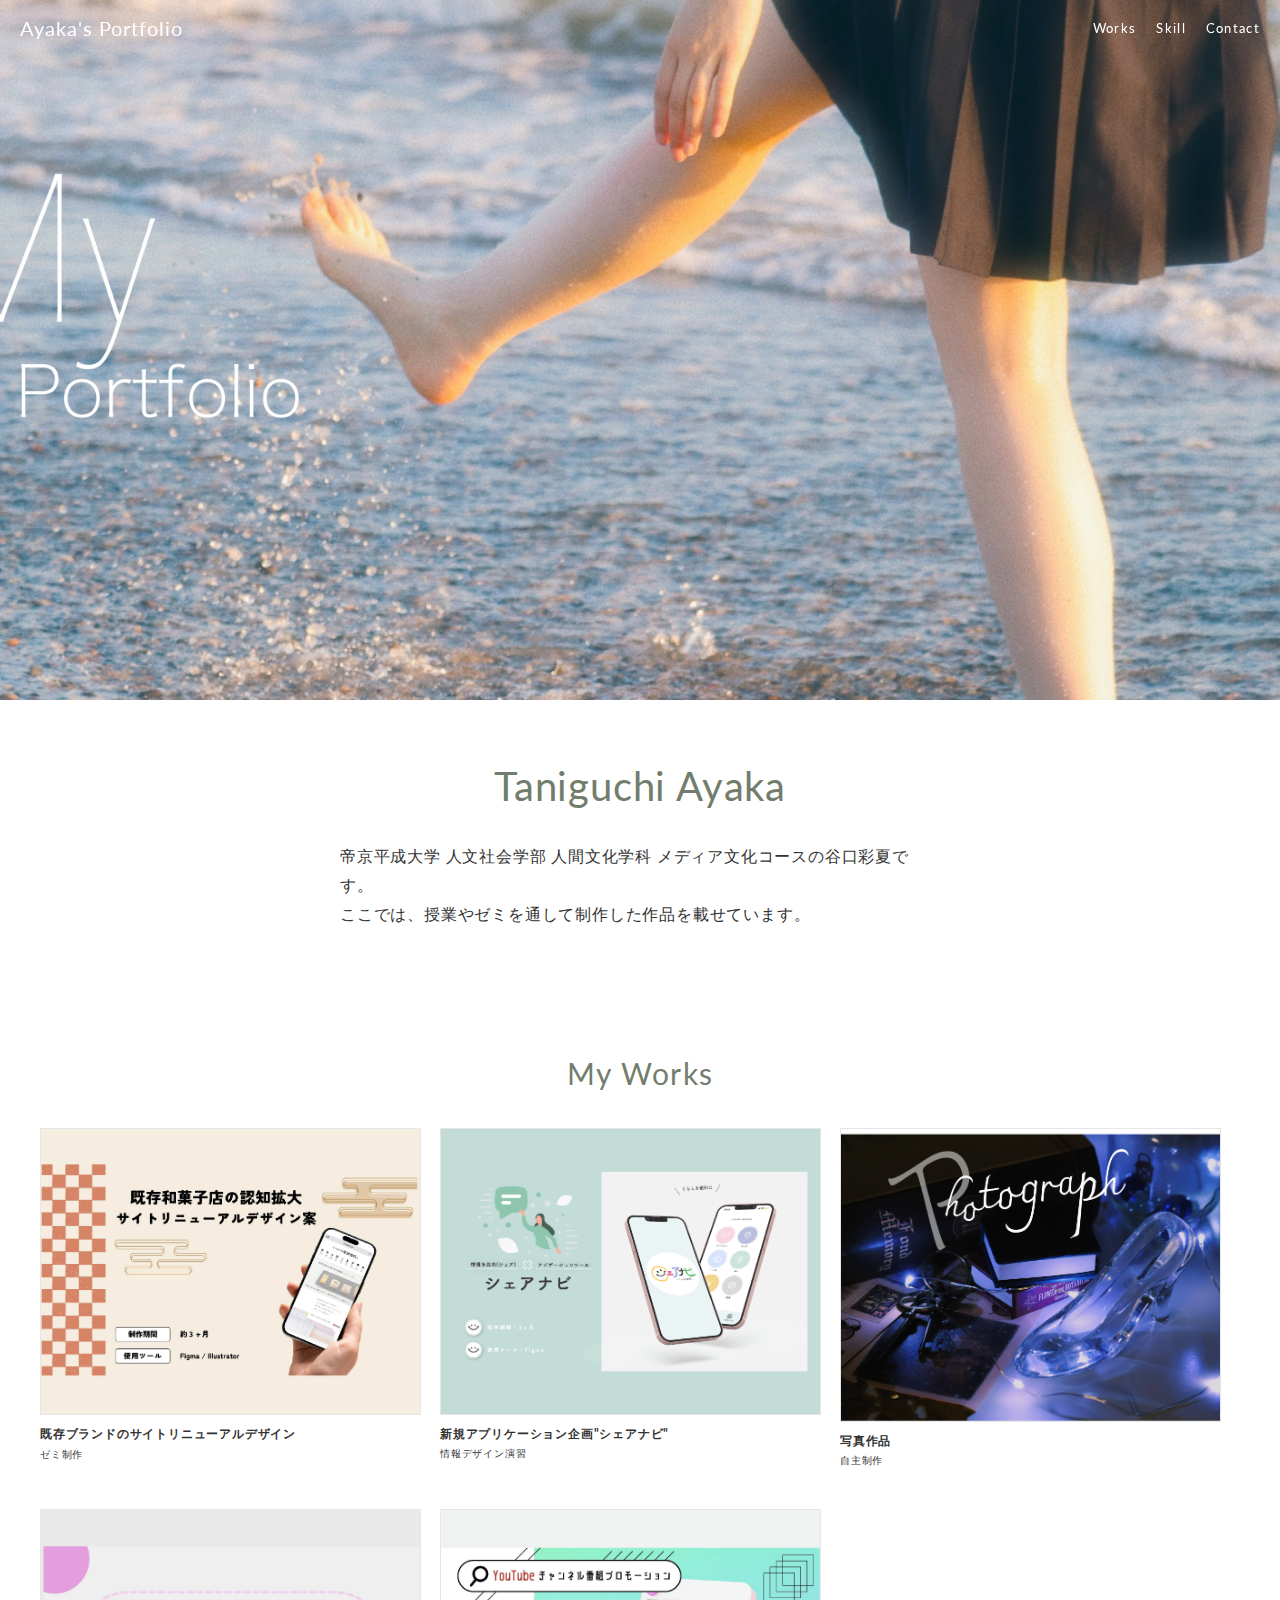
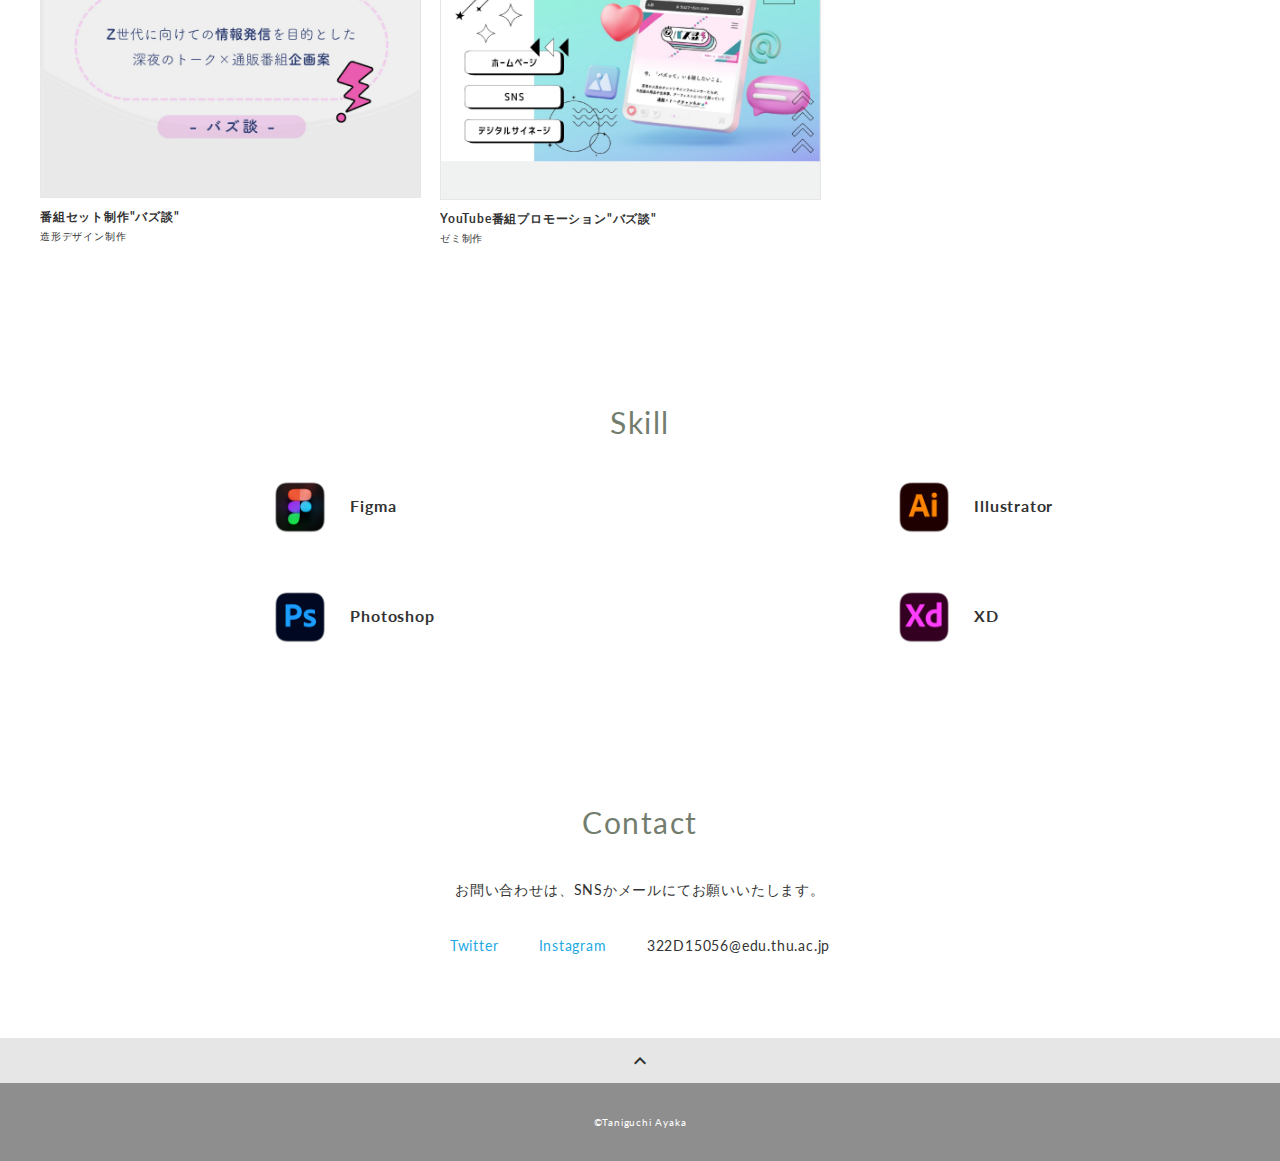
<file: index.html>
<!DOCTYPE html>
<html>
<head>
  <meta charset="utf-8">
  <meta name="viewport" content="width=device-width,initial-scale=1.0,user-scalable=no">
  <meta property='og:type' content='website'>
  <meta property='og:title' content='Taniguchi Ayaka ポートフォリオ'>
  <meta property='og:url' content='URLが入る'>
  <meta property='og:description' content='Taniguchi Ayakaのポートフォリオサイトです。'>
  <meta property="og:image" content="img/ogp.png">
  <meta name="description" content="Taniguchi Ayakaのポートフォリオサイトです" />
  <title>Taniguchi Ayaka ポートフォリオ</title>
  <link href="https://fonts.googleapis.com/css2?family=Lato&display=swap" rel="stylesheet">
  <link href="https://fonts.googleapis.com/css?family=Material+Icons+Outlined" rel="stylesheet">
  <link href="css/ress.css" media="all" rel="stylesheet" type="text/css" />
  <link href="css/style.css" media="all" rel="stylesheet" type="text/css" />
  <link rel="shortcut icon" href="img/favicon1.ico">
</head>

<body>
  <div class="wrapper">

    <!-- header -->
    <header class="header">
      <div class="header-inner">
        <h1 class="header-logo">
          <a href=".">Ayaka's Portfolio</a>
        </h1>
        <nav class="header-nav">
          <ul class="header-nav-list">
            <li class="header-nav-item"><a href="#works">Works</a></li>
            <li class="header-nav-item"><a href="#skill">Skill</a></li>
            <li class="header-nav-item"><a href="#contact">Contact</a></li>
          </ul>
        </nav>
      </div>
    </header>
    <!-- /header -->

    <main class="content">

      <!-- main-visual -->
      <div class="main-visual">
        <div class="main-visual-img"></div>
      </div>
      <!-- /main-visual -->

      <div class="profile">
        <div class="inner">
          <p class="profile-title">Taniguchi Ayaka</p>
          <p class="profile-text">
            帝京平成大学 人文社会学部 人間文化学科 メディア文化コースの谷口彩夏です。<br>ここでは、授業やゼミを通して制作した作品を載せています。
          </p>
        </div>
      </div>

      <!-- works -->
      <section class="works section" id="works">
        <div class="inner">
          <h2 class="title">My Works</h2>
          <div class="works-list">
            <a class="works-item" href="works1.html">
              <p class="works-img"><img src="img/works1.png" alt="" /></p>
              <p class="works-name">既存ブランドのサイトリニューアルデザイン</p>
              <p class="works-info">ゼミ制作</p>
            </a>
            <a class="works-item" href="works2.html">
              <p class="works-img"><img src="img/works2.png" alt="" /></p>
              <p class="works-name">新規アプリケーション企画"シェアナビ"</p>
              <p class="works-info">情報デザイン演習</p>
            </a>
            <a class="works-item" href="works3.html">
              <p class="works-img"><img src="img/works3.png" alt="" /></p>
              <p class="works-name">写真作品</p>
              <p class="works-info">自主制作</p>
            </a>
            <a class="works-item" href="works4.html">
              <p class="works-img"><img src="img/works4.png" alt="" /></p>
              <p class="works-name">番組セット制作"バズ談"</p>
              <p class="works-info">造形デザイン制作</p>
            </a>
            <a class="works-item" href="works5.html">
              <p class="works-img"><img src="img/works5.png" alt="" /></p>
              <p class="works-name">YouTube番組プロモーション"バズ談"</p>
              <p class="works-info">ゼミ制作</p>
            </a>
          </div>
        </div>
      </section>
      <!-- /works -->

      <!-- skill -->
      <section class="skill section" id="skill">
        <div class="inner">
          <h2 class="title">Skill</h2>
          <div class="skill-list">
            <div class="skill-item">
              <p class="skill-img"><img src="img/figma_macos_bigsur_icon_190183.png" alt=""></p>
              <div class="skill-body">
                <h3 class="skill-name">Figma</h3>
              </div>
            </div>
            <div class="skill-item">
              <p class="skill-img"><img src="img/adobe_illustrator_macos_bigsur_icon_190447.png" alt=""></p>
              <div class="skill-body">
                <h3 class="skill-name">Illustrator</h3>
              </div>
            </div>
            <div class="skill-item">
              <p class="skill-img"><img src="img/adobe_photoshop_macos_bigsur_icon_190436.png" alt=""></p>
              <div class="skill-body">
                <h3 class="skill-name">Photoshop</h3>
              </div>
            </div>
            <div class="skill-item">
              <p class="skill-img"><img src="img/adobe_xd_macos_bigsur_icon_190424.png" alt=""></p>
              <div class="skill-body">
                <h3 class="skill-name">XD</h3>
              </div>
          </div>
        </div>
      </section>
      <!-- /skill -->

      <!-- contact -->
      <section class="contact section" id="contact">
        <div class="inner">
          <h2 class="title">Contact</h2>
          <p class="lead">
            お問い合わせは、<br class="sp-only">SNSかメールにてお願いいたします。
          </p>
          <div class="contact-list">
            <a class="contact-item" href="https://twitter.com/" target="_blank" rel="noopener">Twitter</a>
            <a class="contact-item" href="https://www.instagram.com/" target="_blank" rel="noopener">Instagram</a>
            <span class="contact-item">322D15056@edu.thu.ac.jp</span>
          </div>
        </div>
      </section>
      <!-- /contact -->
      <div class="page-top" id="js-page-top">
        <span class="material-icons-outlined">expand_less</span>
      </div>
    </main>

    <!-- footer -->
    <footer class="footer">
      <div class="copyright">&copy;Taniguchi Ayaka</div>
    </footer>
    <!-- /footer -->

  </div>
  <script src="https://ajax.googleapis.com/ajax/libs/jquery/3.5.1/jquery.min.js"></script>
  <script type='text/javascript' src="js/script.js"></script>
</body>
</html>
</file>
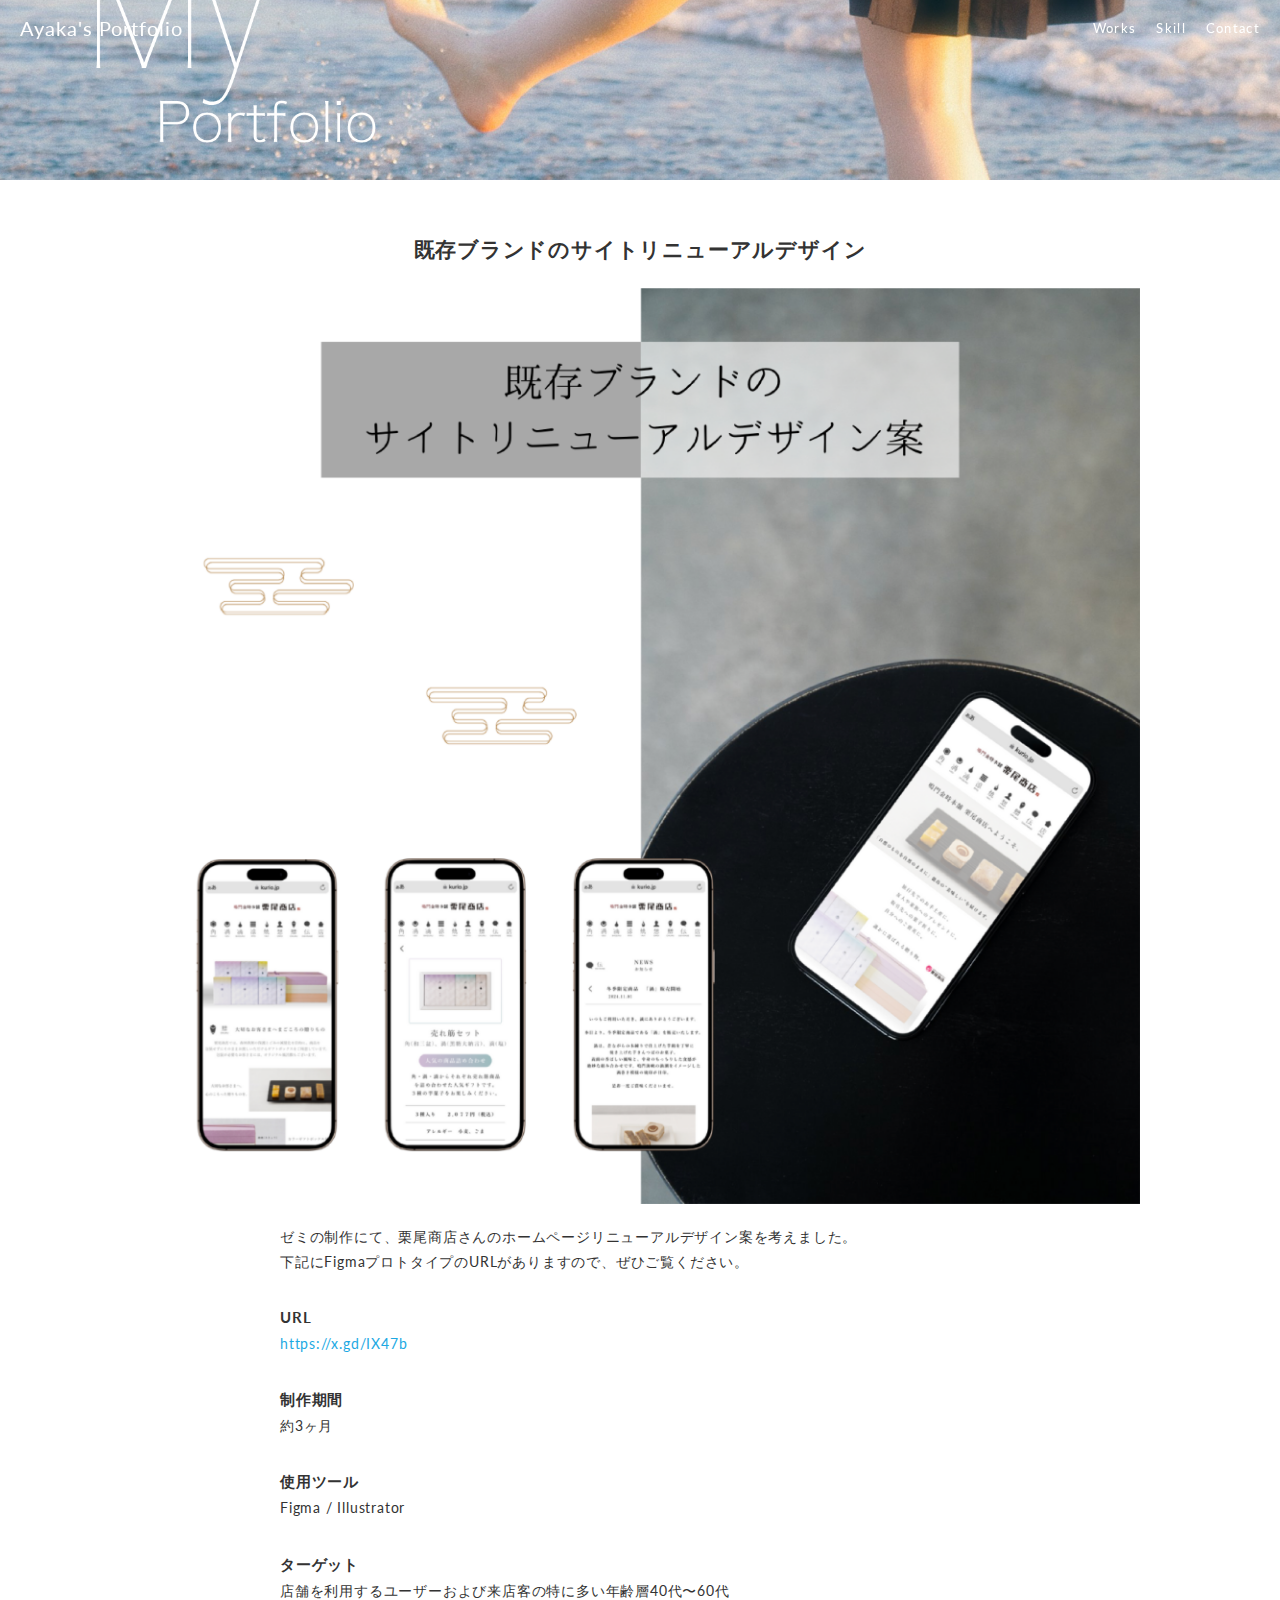
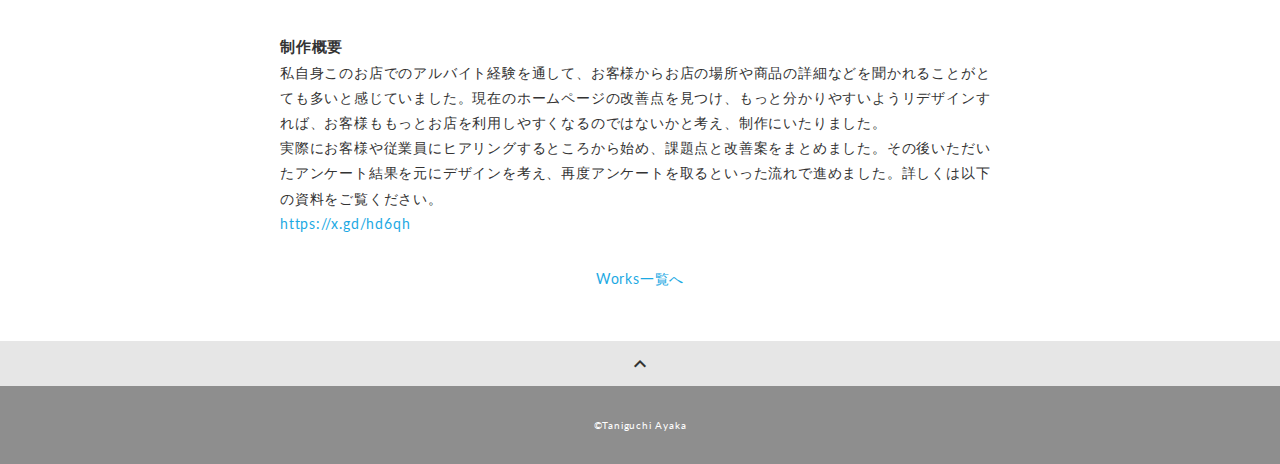
<file: works1.html>
<!DOCTYPE html>
<html>
<head>
  <meta charset="utf-8">
  <meta name="viewport" content="width=device-width,initial-scale=1.0,user-scalable=no">
  <meta property='og:type' content='website'>
  <meta property='og:title' content='Taniguchi Ayaka ポートフォリオ'>
  <meta property='og:url' content='URLが入る'>
  <meta property='og:description' content='Taniguchi Ayakaのポートフォリオサイトです。'>
  <meta property="og:image" content="img/ogp.png">
  <meta name="description" content="Taniguchi Ayakaのポートフォリオサイトです" />
  <title>Taniguchi Ayaka ポートフォリオ</title>
  <link rel="preconnect" href="https://fonts.gstatic.com">
  <link href="https://fonts.googleapis.com/css2?family=Lato&display=swap" rel="stylesheet">
  <link href="https://fonts.googleapis.com/css?family=Material+Icons+Outlined" rel="stylesheet">
  <link href="css/ress.css" media="all" rel="stylesheet" type="text/css" />
  <link href="css/style.css" media="all" rel="stylesheet" type="text/css" />
  <link rel="shortcut icon" href="img/favicon1.ico" />
</head>

<body>
  <div class="wrapper">

    <!-- header -->
    <header class="header">
      <div class="header-inner">
        <h1 class="header-logo">
          <a href=".">Ayaka's Portfolio</a>
        </h1>
        <nav class="header-nav">
          <ul class="header-nav-list">
            <li class="header-nav-item"><a href="./#works">Works</a></li>
            <li class="header-nav-item"><a href="./#skill">Skill</a></li>
            <li class="header-nav-item"><a href="./#contact">Contact</a></li>
          </ul>
        </nav>
      </div>
    </header>
    <!-- /header -->

    <main class="content">

      <!-- sub-main-visual -->
      <div class="sub-main-visual">
        <div class="sub-main-visual-img"></div>
      </div>
      <!-- /sub-main-visual -->

      <article class="article">
        <div class="article-inner">
          <h2 class="article-title">既存ブランドのサイトリニューアルデザイン</h2>
          <p class="article-img">
            <img src="img/works1-1.png" alt="まとめヘッダー">
          </p>
          <div class="article-body">
            <p>
              ゼミの制作にて、栗尾商店さんのホームページリニューアルデザイン案を考えました。<br>下記にFigmaプロトタイプのURLがありますので、ぜひご覧ください。
            </p>
            <h3 class="article-info-title">URL</h3>
            <p><a href="https://x.gd/IX47b" target="_blank" rel="noopener">https://x.gd/IX47b</a></p>
            <h3 class="article-info-title">制作期間</h3>
            <p>約3ヶ月</p>
            <h3 class="article-info-title">使用ツール</h3>
            <p>Figma / Illustrator</p>
            <h3 class="article-info-title">ターゲット</h3>
            <p>店舗を利用するユーザーおよび来店客の特に多い年齢層40代〜60代</p>
            <h3 class="article-info-title">制作概要</h3>
            <p>
              私自身このお店でのアルバイト経験を通して、お客様からお店の場所や商品の詳細などを聞かれることがとても多いと感じていました。現在のホームページの改善点を見つけ、もっと分かりやすいようリデザインすれば、お客様ももっとお店を利用しやすくなるのではないかと考え、制作にいたりました。<br>実際にお客様や従業員にヒアリングするところから始め、課題点と改善案をまとめました。その後いただいたアンケート結果を元にデザインを考え、再度アンケートを取るといった流れで進めました。詳しくは以下の資料をご覧ください。<br><a href="https://x.gd/hd6qh" target="_blank" rel="noopener">https://x.gd/hd6qh</a>
            </p>
          </div>
          <div class="home-link">
            <a href="./#works">Works一覧へ</a>
          </div>
        </div>
      </article>



      <div class="page-top" id="js-page-top">
        <span class="material-icons-outlined">expand_less</span>
      </div>
    </main>

    <!-- footer -->
    <footer class="footer">
      <div class="copyright">&copy;Taniguchi Ayaka</div>
    </footer>
    <!-- /footer -->

  </div>
  <script src="https://ajax.googleapis.com/ajax/libs/jquery/3.5.1/jquery.min.js"></script>
  <script type='text/javascript' src="js/script.js"></script>
</body>
</html>
</file>
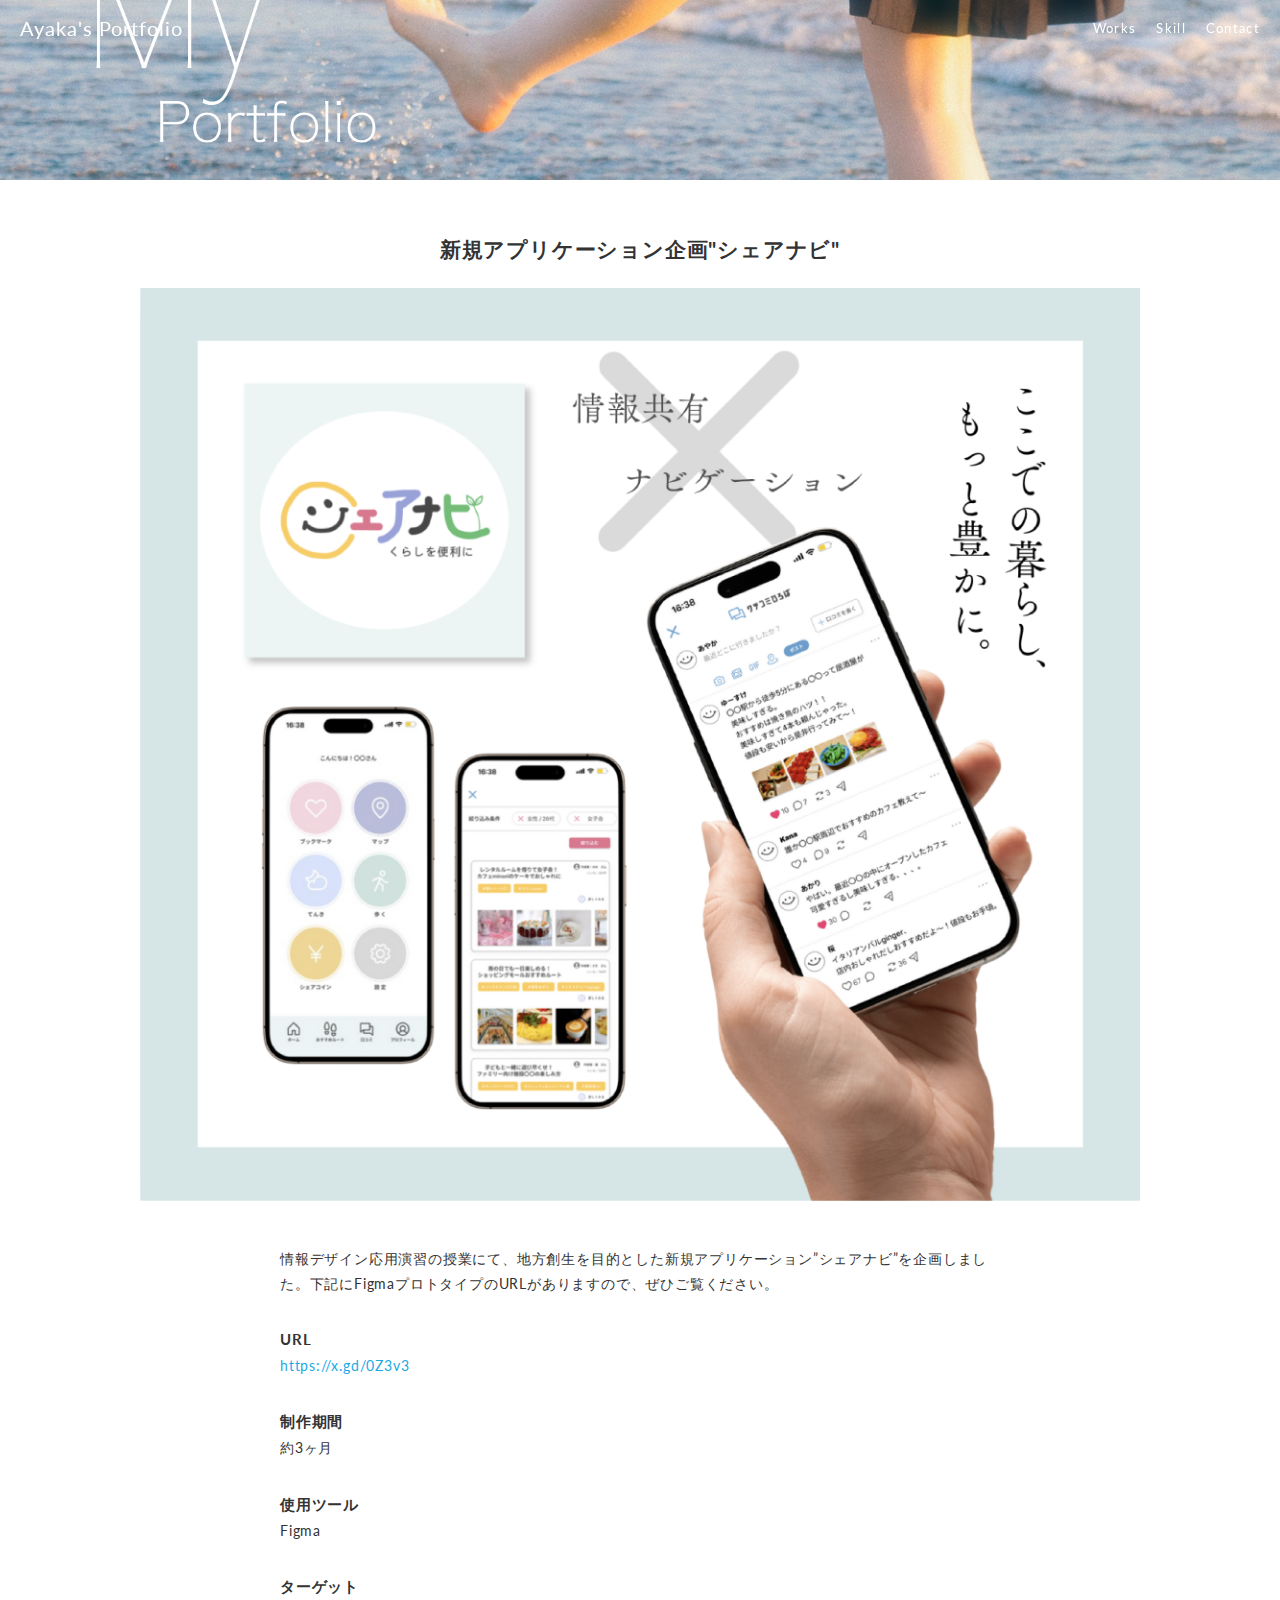
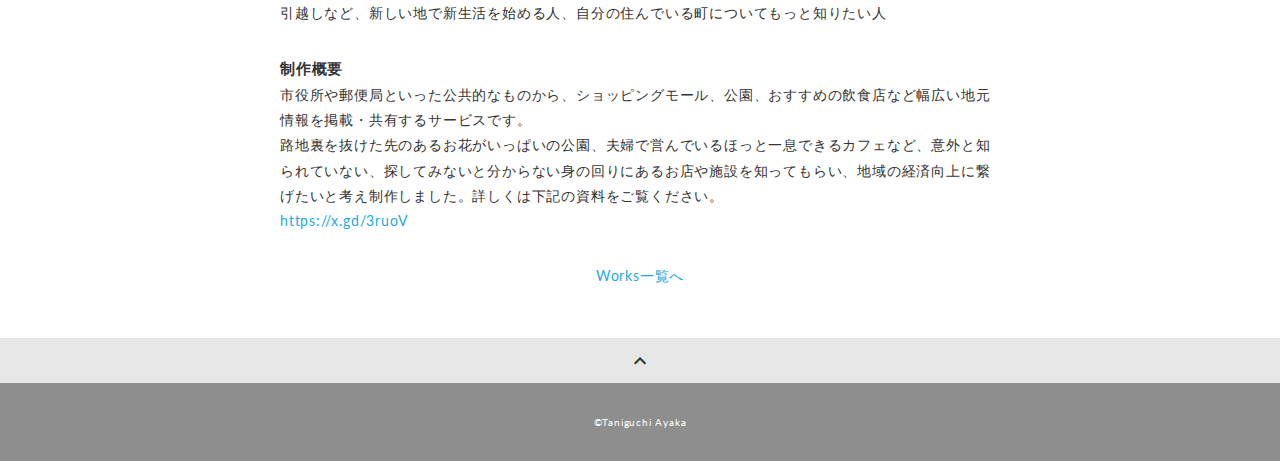
<file: works2.html>
<!DOCTYPE html>
<html>
<head>
  <meta charset="utf-8">
  <meta name="viewport" content="width=device-width,initial-scale=1.0,user-scalable=no">
  <meta property='og:type' content='website'>
  <meta property='og:title' content='Taniguchi Ayaka ポートフォリオ'>
  <meta property='og:url' content='URLが入る'>
  <meta property='og:description' content='Taniguchi Ayakaのポートフォリオサイトです。'>
  <meta property="og:image" content="img/ogp.png">
  <meta name="description" content="Taniguchi Ayakaのポートフォリオサイトです" />
  <title>Taniguchi Ayaka ポートフォリオ</title>
  <link rel="preconnect" href="https://fonts.gstatic.com">
  <link href="https://fonts.googleapis.com/css2?family=Lato&display=swap" rel="stylesheet">
  <link href="https://fonts.googleapis.com/css?family=Material+Icons+Outlined" rel="stylesheet">
  <link href="css/ress.css" media="all" rel="stylesheet" type="text/css" />
  <link href="css/style.css" media="all" rel="stylesheet" type="text/css" />
  <link rel="shortcut icon" href="img/favicon1.ico" />
</head>

<body>
  <div class="wrapper">

    <!-- header -->
    <header class="header">
      <div class="header-inner">
        <h1 class="header-logo">
          <a href=".">Ayaka's Portfolio</a>
        </h1>
        <nav class="header-nav">
          <ul class="header-nav-list">
            <li class="header-nav-item"><a href="./#works">Works</a></li>
            <li class="header-nav-item"><a href="./#skill">Skill</a></li>
            <li class="header-nav-item"><a href="./#contact">Contact</a></li>
          </ul>
        </nav>
      </div>
    </header>
    <!-- /header -->

    <main class="content">

      <!-- sub-main-visual -->
      <div class="sub-main-visual">
        <div class="sub-main-visual-img"></div>
      </div>
      <!-- /sub-main-visual -->

      <article class="article">
        <div class="article-inner">
          <h2 class="article-title">新規アプリケーション企画"シェアナビ"</h2>
          <p class="article-img">
            <img src="img/works2-1.png" alt="まとめヘッダー">
          </p>
          <div class="article-body">
            <p>
              <br>情報デザイン応用演習の授業にて、地方創生を目的とした新規アプリケーション”シェアナビ”を企画しました。下記にFigmaプロトタイプのURLがありますので、ぜひご覧ください。
            </p>
            <h3 class="article-info-title">URL</h3>
            <p><a href="https://x.gd/0Z3v3" target="_blank" rel="noopener">https://x.gd/0Z3v3</a></p>
            <h3 class="article-info-title">制作期間</h3>
            <p>約3ヶ月</p>
            <h3 class="article-info-title">使用ツール</h3>
            <p>Figma</p>
            <h3 class="article-info-title">ターゲット</h3>
            <p>引越しなど、新しい地で新生活を始める人、自分の住んでいる町についてもっと知りたい人</p>
            <h3 class="article-info-title">制作概要</h3>
            <p>
              市役所や郵便局といった公共的なものから、ショッピングモール、公園、おすすめの飲食店など幅広い地元情報を掲載・共有するサービスです。<br>路地裏を抜けた先のあるお花がいっぱいの公園、夫婦で営んでいるほっと一息できるカフェなど、意外と知られていない、探してみないと分からない身の回りにあるお店や施設を知ってもらい、地域の経済向上に繋げたいと考え制作しました。詳しくは下記の資料をご覧ください。
              <br><a href="https://x.gd/3ruoV" target="_blank" rel="noopener">https://x.gd/3ruoV</a>
            </p>
          </div>
          <div class="home-link">
            <a href="./#works">Works一覧へ</a>
          </div>
        </div>
      </article>



      <div class="page-top" id="js-page-top">
        <span class="material-icons-outlined">expand_less</span>
      </div>
    </main>

    <!-- footer -->
    <footer class="footer">
      <div class="copyright">&copy;Taniguchi Ayaka</div>
    </footer>
    <!-- /footer -->

  </div>
  <script src="https://ajax.googleapis.com/ajax/libs/jquery/3.5.1/jquery.min.js"></script>
  <script type='text/javascript' src="js/script.js"></script>
</body>
</html>
</file>
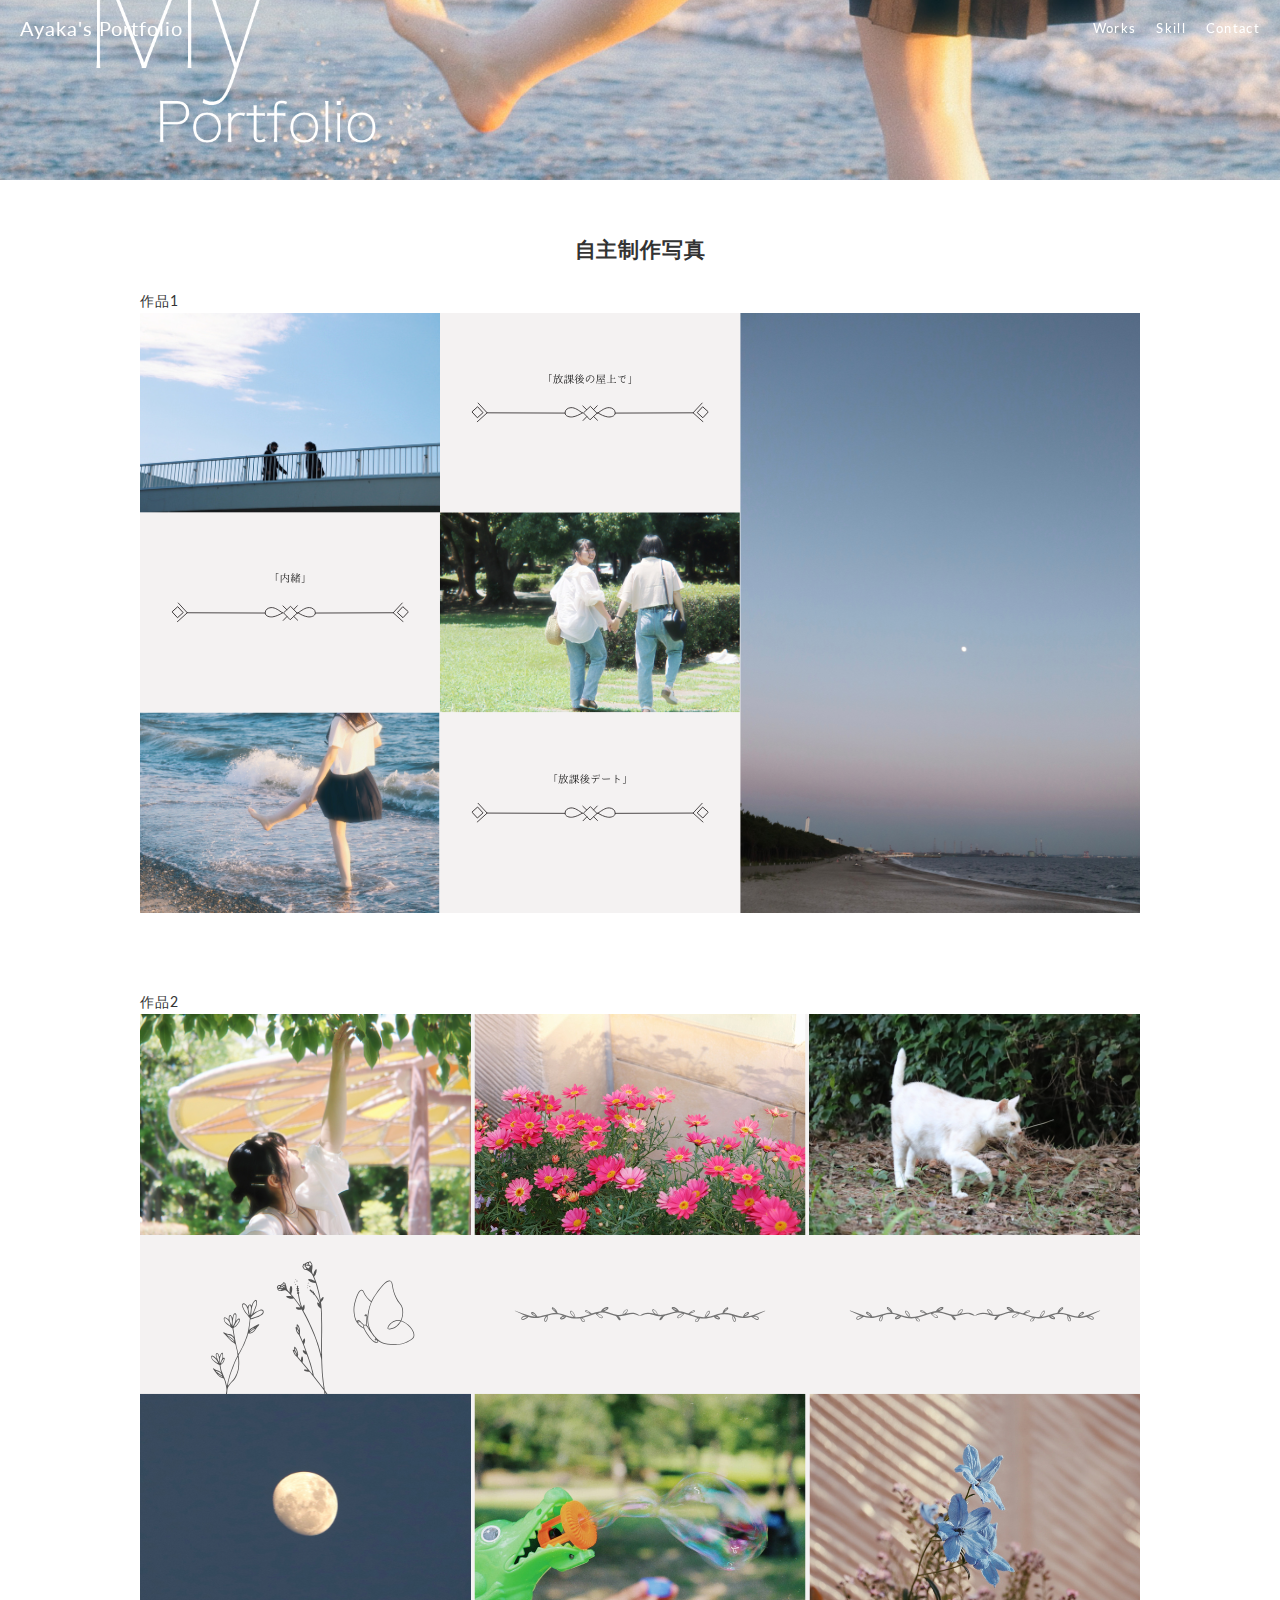
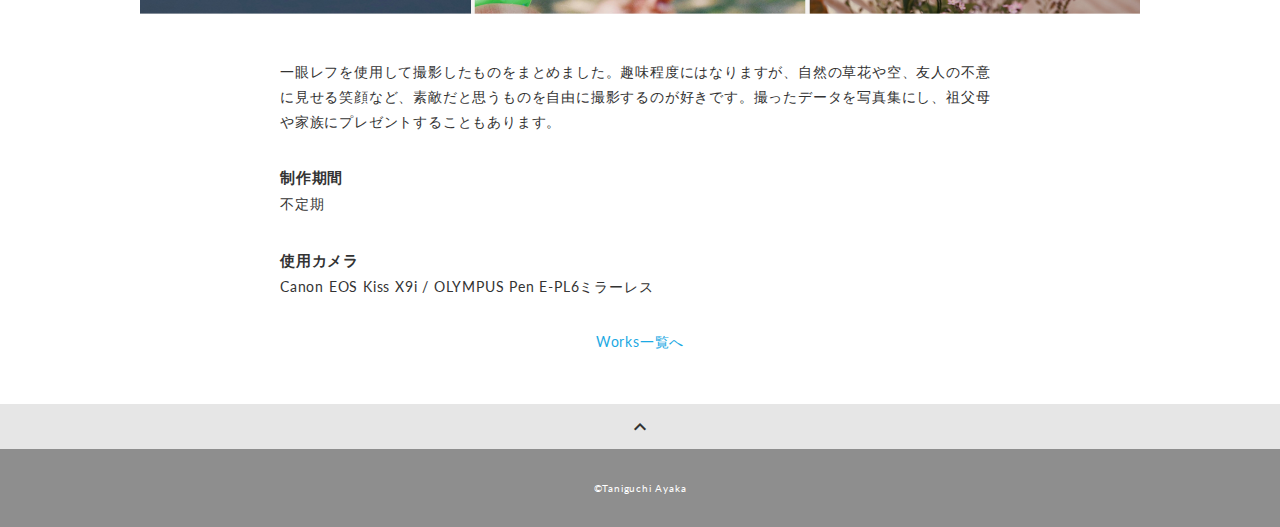
<file: works3.html>
<!DOCTYPE html>
<html>
<head>
  <meta charset="utf-8">
  <meta name="viewport" content="width=device-width,initial-scale=1.0,user-scalable=no">
  <meta property='og:type' content='website'>
  <meta property='og:title' content='Taniguchi Ayaka ポートフォリオ'>
  <meta property='og:url' content='URLが入る'>
  <meta property='og:description' content='Taniguchi Ayakaのポートフォリオサイトです。'>
  <meta property="og:image" content="img/ogp.png">
  <meta name="description" content="Taniguchi Ayakaのポートフォリオサイトです" />
  <title>Taniguchi Ayaka ポートフォリオ</title>
  <link rel="preconnect" href="https://fonts.gstatic.com">
  <link href="https://fonts.googleapis.com/css2?family=Lato&display=swap" rel="stylesheet">
  <link href="https://fonts.googleapis.com/css?family=Material+Icons+Outlined" rel="stylesheet">
  <link href="css/ress.css" media="all" rel="stylesheet" type="text/css" />
  <link href="css/style.css" media="all" rel="stylesheet" type="text/css" />
  <link rel="shortcut icon" href="img/favicon1.ico" />
</head>

<body>
  <div class="wrapper">

    <!-- header -->
    <header class="header">
      <div class="header-inner">
        <h1 class="header-logo">
          <a href=".">Ayaka's Portfolio</a>
        </h1>
        <nav class="header-nav">
          <ul class="header-nav-list">
            <li class="header-nav-item"><a href="./#works">Works</a></li>
            <li class="header-nav-item"><a href="./#skill">Skill</a></li>
            <li class="header-nav-item"><a href="./#contact">Contact</a></li>
          </ul>
        </nav>
      </div>
    </header>
    <!-- /header -->

    <main class="content">

      <!-- sub-main-visual -->
      <div class="sub-main-visual">
        <div class="sub-main-visual-img"></div>
      </div>
      <!-- /sub-main-visual -->

      <article class="article">
        <div class="article-inner">
          <h2 class="article-title">自主制作写真</h2>
          <p class="article-img">
            作品1
            <img src="img/works3-1.png" alt="作品1">
            <br>
            <br>
            <br>
            <br>作品2
            <img src="img/works3-2.png" alt="作品2">
          </p>
          <br>
          <div class="article-body">
            <p>
              一眼レフを使用して撮影したものをまとめました。趣味程度にはなりますが、自然の草花や空、友人の不意に見せる笑顔など、素敵だと思うものを自由に撮影するのが好きです。撮ったデータを写真集にし、祖父母や家族にプレゼントすることもあります。
            </p>
            <h3 class="article-info-title">制作期間</h3>
            <p>不定期</p>
            <h3 class="article-info-title">使用カメラ</h3>
            <p>Canon EOS Kiss X9i / OLYMPUS Pen E-PL6ミラーレス </p>
          </div>
          <div class="home-link">
            <a href="./#works">Works一覧へ</a>
          </div>
        </div>
      </article>



      <div class="page-top" id="js-page-top">
        <span class="material-icons-outlined">expand_less</span>
      </div>
    </main>

    <!-- footer -->
    <footer class="footer">
      <div class="copyright">&copy;Taniguchi Ayaka</div>
    </footer>
    <!-- /footer -->

  </div>
  <script src="https://ajax.googleapis.com/ajax/libs/jquery/3.5.1/jquery.min.js"></script>
  <script type='text/javascript' src="js/script.js"></script>
</body>
</html>
</file>
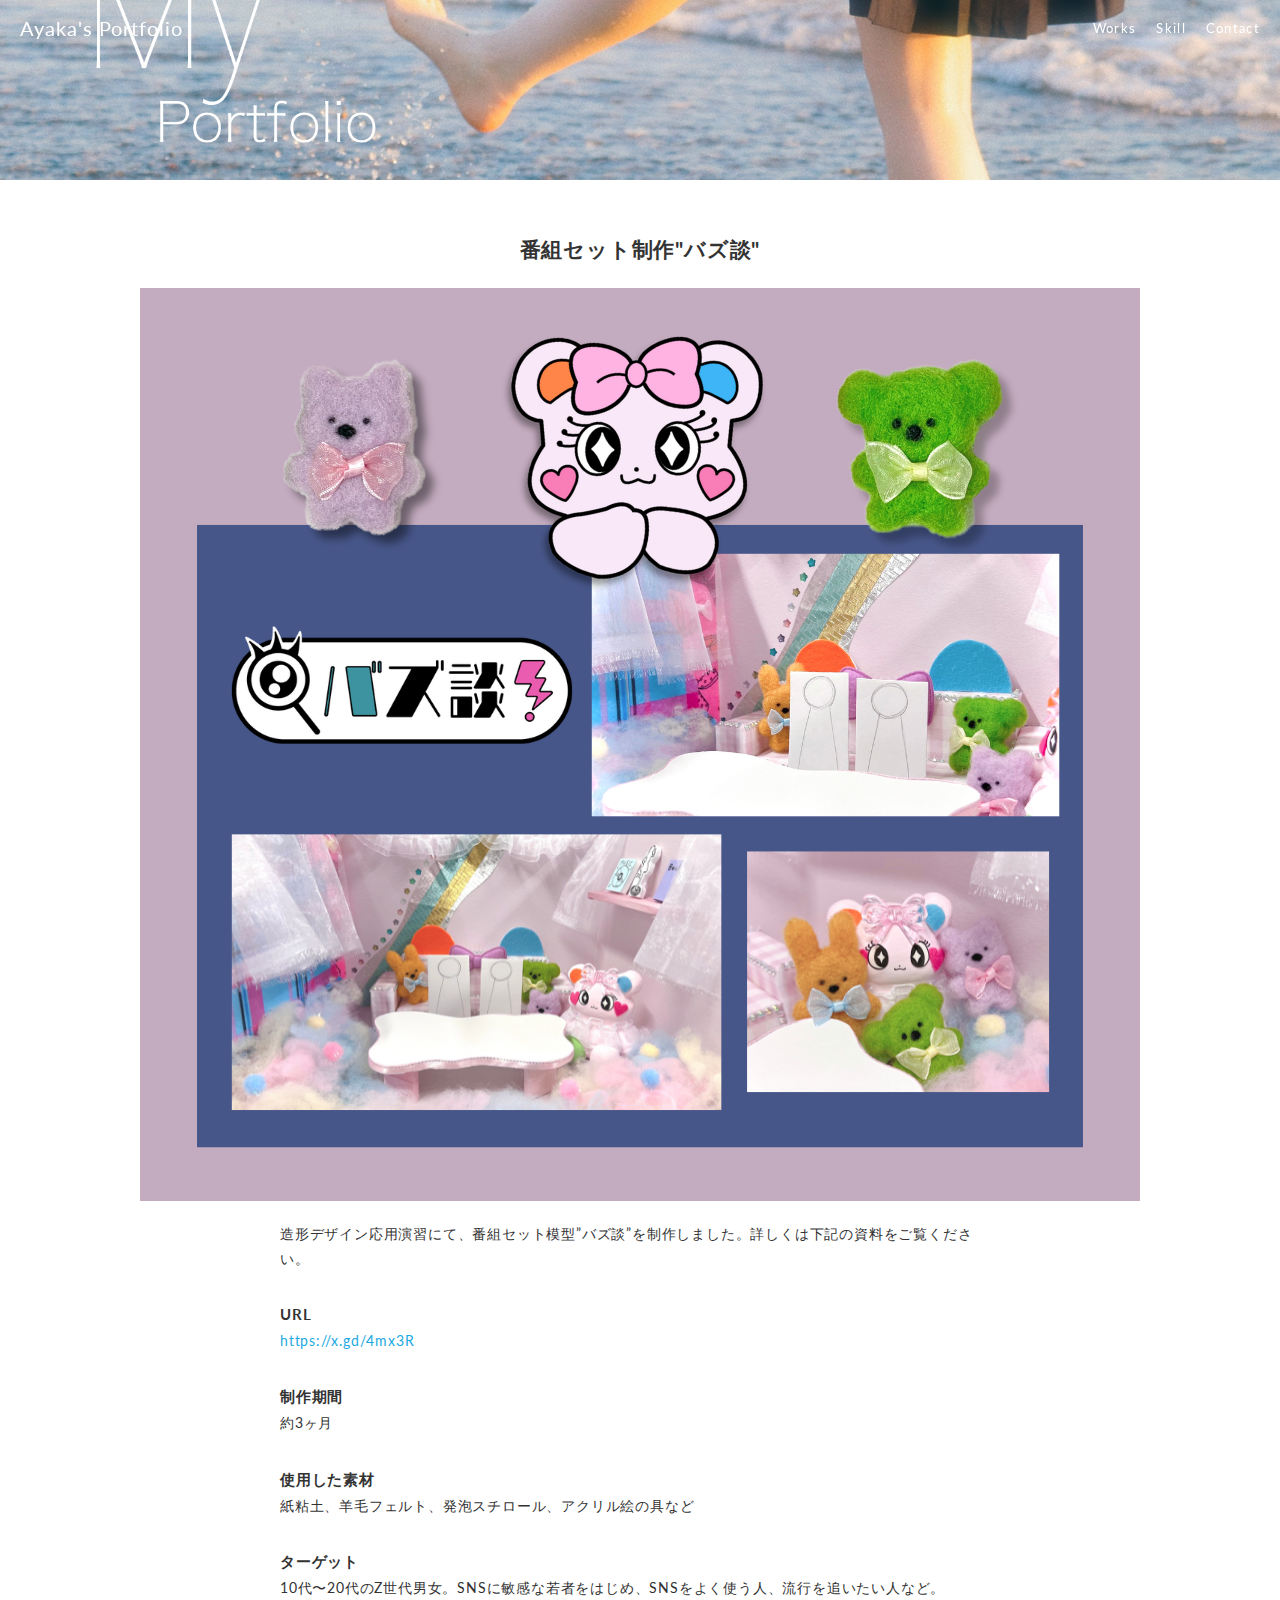
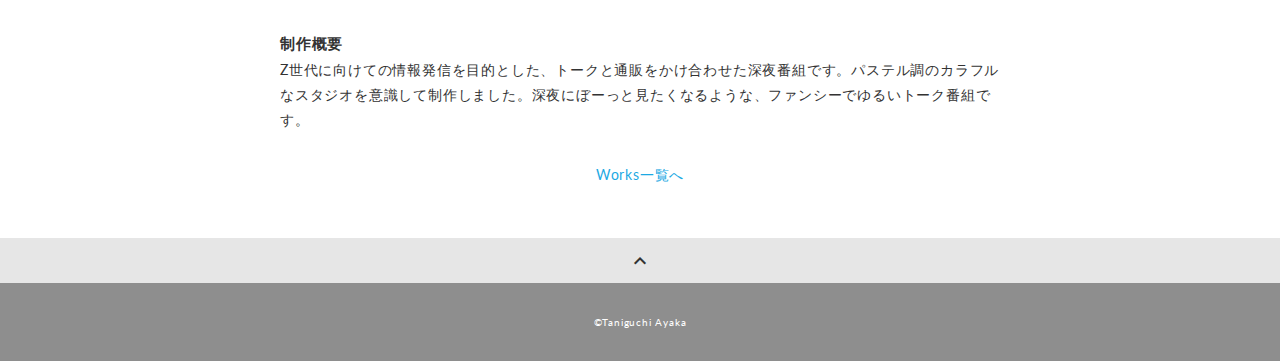
<file: works4.html>
<!DOCTYPE html>
<html>
<head>
  <meta charset="utf-8">
  <meta name="viewport" content="width=device-width,initial-scale=1.0,user-scalable=no">
  <meta property='og:type' content='website'>
  <meta property='og:title' content='Taniguchi Ayaka ポートフォリオ'>
  <meta property='og:url' content='URLが入る'>
  <meta property='og:description' content='Taniguchi Ayakaのポートフォリオサイトです。'>
  <meta property="og:image" content="img/ogp.png">
  <meta name="description" content="Taniguchi Ayakaのポートフォリオサイトです" />
  <title>Taniguchi Ayaka ポートフォリオ</title>
  <link rel="preconnect" href="https://fonts.gstatic.com">
  <link href="https://fonts.googleapis.com/css2?family=Lato&display=swap" rel="stylesheet">
  <link href="https://fonts.googleapis.com/css?family=Material+Icons+Outlined" rel="stylesheet">
  <link href="css/ress.css" media="all" rel="stylesheet" type="text/css" />
  <link href="css/style.css" media="all" rel="stylesheet" type="text/css" />
  <link rel="shortcut icon" href="img/favicon1.ico" />
</head>

<body>
  <div class="wrapper">

    <!-- header -->
    <header class="header">
      <div class="header-inner">
        <h1 class="header-logo">
          <a href=".">Ayaka's Portfolio</a>
        </h1>
        <nav class="header-nav">
          <ul class="header-nav-list">
            <li class="header-nav-item"><a href="./#works">Works</a></li>
            <li class="header-nav-item"><a href="./#skill">Skill</a></li>
            <li class="header-nav-item"><a href="./#contact">Contact</a></li>
          </ul>
        </nav>
      </div>
    </header>
    <!-- /header -->

    <main class="content">

      <!-- sub-main-visual -->
      <div class="sub-main-visual">
        <div class="sub-main-visual-img"></div>
      </div>
      <!-- /sub-main-visual -->

      <article class="article">
        <div class="article-inner">
          <h2 class="article-title">番組セット制作"バズ談"</h2>
          <p class="article-img">
            <img src="img/works4-1.png" alt="まとめヘッダー">
          </p>
          <div class="article-body">
            <p>
              造形デザイン応用演習にて、番組セット模型”バズ談”を制作しました。詳しくは下記の資料をご覧ください。
            </p>
            <h3 class="article-info-title">URL</h3>
            <p><a href="https://x.gd/4mx3R" target="_blank" rel="noopener">https://x.gd/4mx3R</a></p>
            <h3 class="article-info-title">制作期間</h3>
            <p>約3ヶ月</p>
            <h3 class="article-info-title">使用した素材</h3>
            <p>紙粘土、羊毛フェルト、発泡スチロール、アクリル絵の具など</p>
            <h3 class="article-info-title">ターゲット</h3>
            <p>10代〜20代のZ世代男女。SNSに敏感な若者をはじめ、SNSをよく使う人、流行を追いたい人など。</p>
            <h3 class="article-info-title">制作概要</h3>
            <p>
              Z世代に向けての情報発信を目的とした、トークと通販をかけ合わせた深夜番組です。パステル調のカラフルなスタジオを意識して制作しました。深夜にぼーっと見たくなるような、ファンシーでゆるいトーク番組です。
            </p>
          </div>
          <div class="home-link">
            <a href="./#works">Works一覧へ</a>
          </div>
        </div>
      </article>



      <div class="page-top" id="js-page-top">
        <span class="material-icons-outlined">expand_less</span>
      </div>
    </main>

    <!-- footer -->
    <footer class="footer">
      <div class="copyright">&copy;Taniguchi Ayaka</div>
    </footer>
    <!-- /footer -->

  </div>
  <script src="https://ajax.googleapis.com/ajax/libs/jquery/3.5.1/jquery.min.js"></script>
  <script type='text/javascript' src="js/script.js"></script>
</body>
</html>
</file>
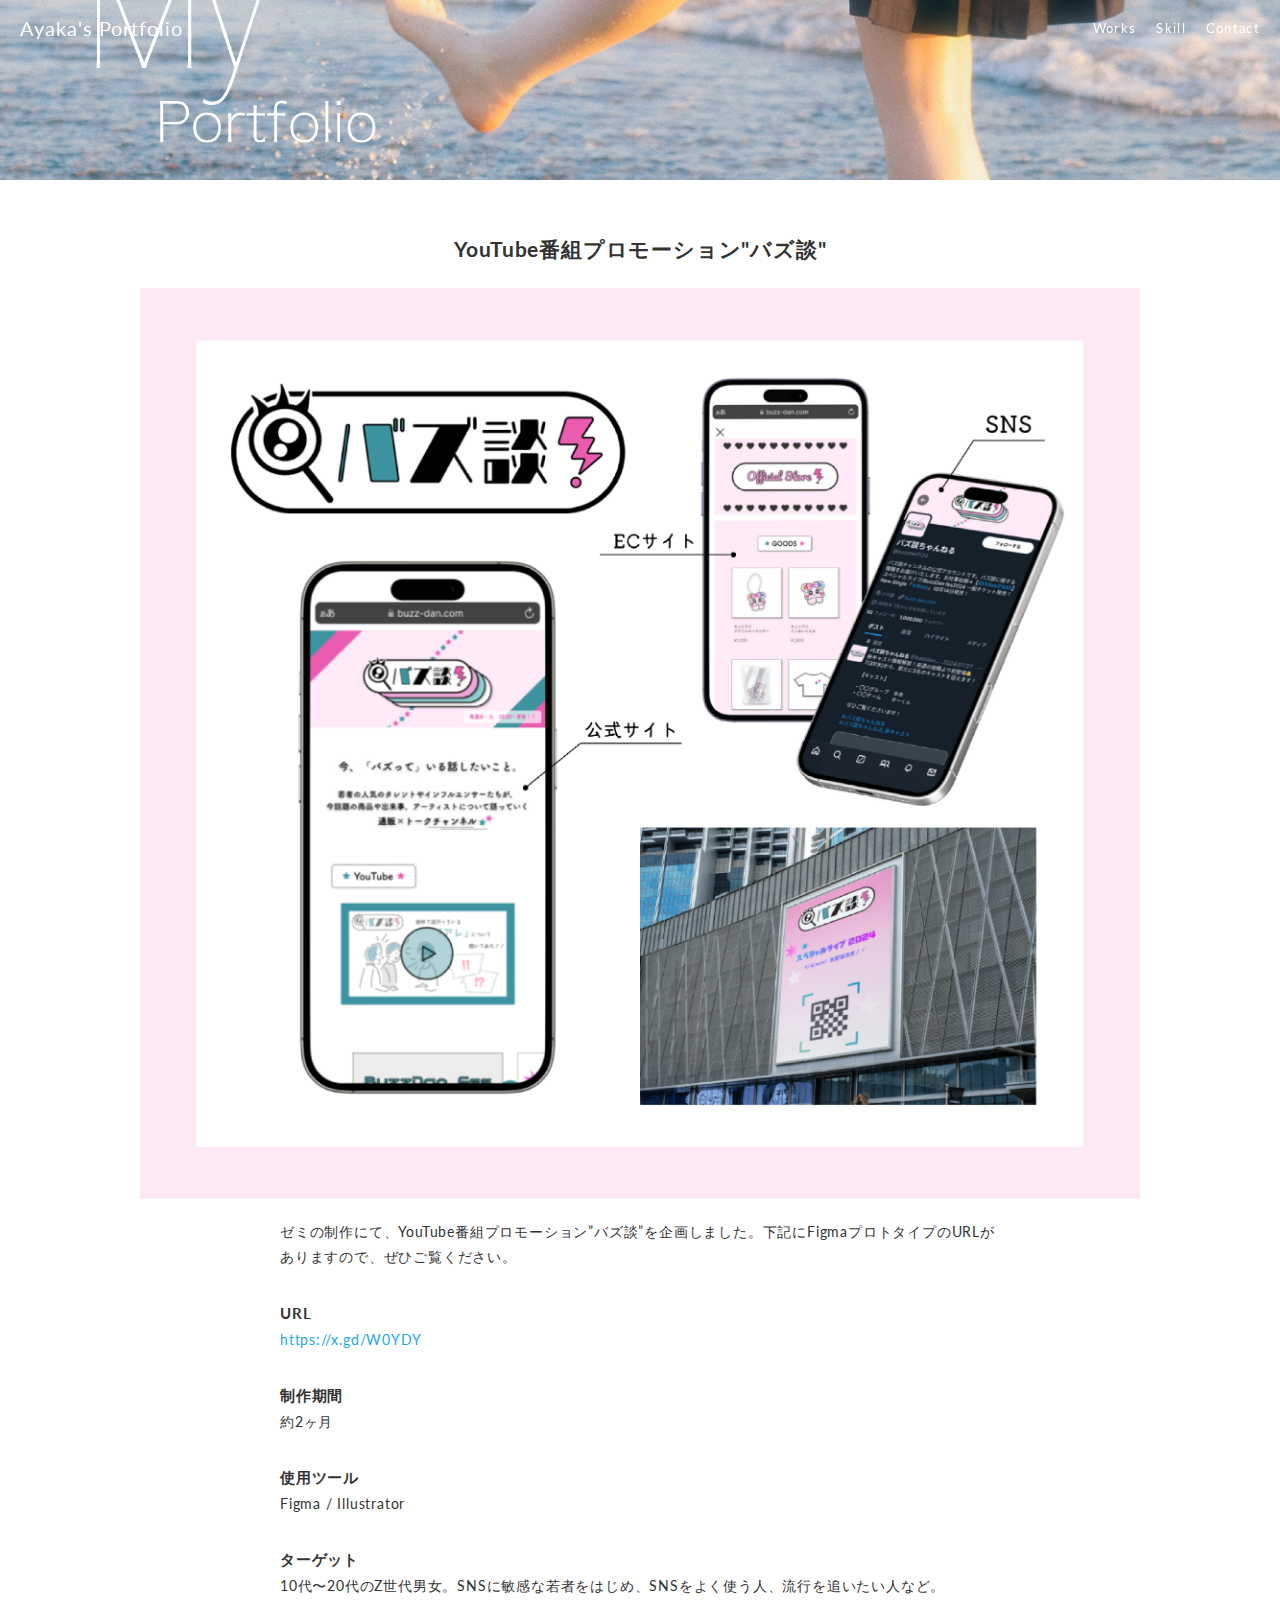
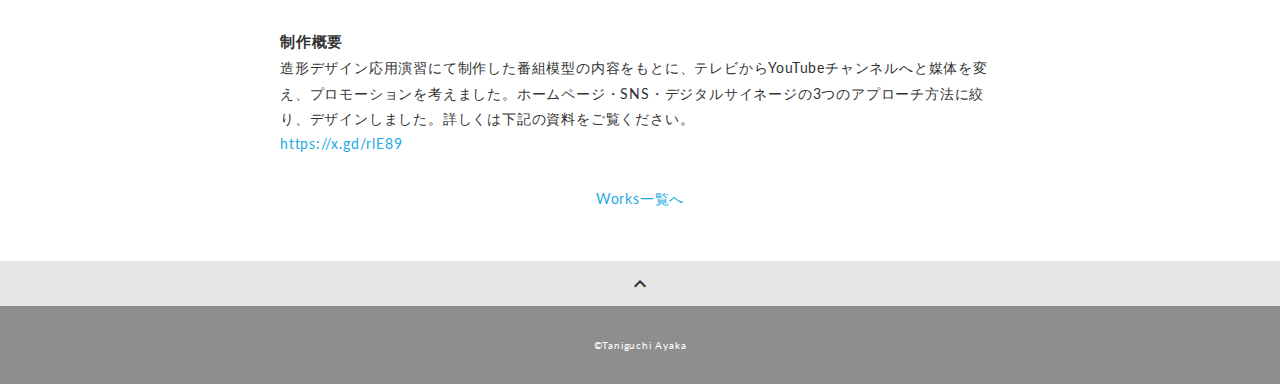
<file: works5.html>
<!DOCTYPE html>
<html>
<head>
  <meta charset="utf-8">
  <meta name="viewport" content="width=device-width,initial-scale=1.0,user-scalable=no">
  <meta property='og:type' content='website'>
  <meta property='og:title' content='Taniguchi Ayaka ポートフォリオ'>
  <meta property='og:url' content='URLが入る'>
  <meta property='og:description' content='Taniguchi Ayakaのポートフォリオサイトです。'>
  <meta property="og:image" content="img/ogp.png">
  <meta name="description" content="Taniguchi Ayakaのポートフォリオサイトです" />
  <title>Taniguchi Ayaka ポートフォリオ</title>
  <link rel="preconnect" href="https://fonts.gstatic.com">
  <link href="https://fonts.googleapis.com/css2?family=Lato&display=swap" rel="stylesheet">
  <link href="https://fonts.googleapis.com/css?family=Material+Icons+Outlined" rel="stylesheet">
  <link href="css/ress.css" media="all" rel="stylesheet" type="text/css" />
  <link href="css/style.css" media="all" rel="stylesheet" type="text/css" />
  <link rel="shortcut icon" href="img/favicon1.ico" />
</head>

<body>
  <div class="wrapper">

    <!-- header -->
    <header class="header">
      <div class="header-inner">
        <h1 class="header-logo">
          <a href=".">Ayaka's Portfolio</a>
        </h1>
        <nav class="header-nav">
          <ul class="header-nav-list">
            <li class="header-nav-item"><a href="./#works">Works</a></li>
            <li class="header-nav-item"><a href="./#skill">Skill</a></li>
            <li class="header-nav-item"><a href="./#contact">Contact</a></li>
          </ul>
        </nav>
      </div>
    </header>
    <!-- /header -->

    <main class="content">

      <!-- sub-main-visual -->
      <div class="sub-main-visual">
        <div class="sub-main-visual-img"></div>
      </div>
      <!-- /sub-main-visual -->

      <article class="article">
        <div class="article-inner">
          <h2 class="article-title">YouTube番組プロモーション"バズ談"</h2>
          <p class="article-img">
            <img src="img/works5-1.png" alt="まとめヘッダー">
          </p>
          <div class="article-body">
            <p>
              ゼミの制作にて、YouTube番組プロモーション”バズ談”を企画しました。下記にFigmaプロトタイプのURLがありますので、ぜひご覧ください。
            </p>
            <h3 class="article-info-title">URL</h3>
            <p><a href="https://x.gd/W0YDY" target="_blank" rel="noopener">https://x.gd/W0YDY</a></p>
            <h3 class="article-info-title">制作期間</h3>
            <p>約2ヶ月</p>
            <h3 class="article-info-title">使用ツール</h3>
            <p>Figma / Illustrator</p>
            <h3 class="article-info-title">ターゲット</h3>
            <p>10代〜20代のZ世代男女。SNSに敏感な若者をはじめ、SNSをよく使う人、流行を追いたい人など。</p>
            <h3 class="article-info-title">制作概要</h3>
            <p>
              造形デザイン応用演習にて制作した番組模型の内容をもとに、テレビからYouTubeチャンネルへと媒体を変え、プロモーションを考えました。ホームページ・SNS・デジタルサイネージの3つのアプローチ方法に絞り、デザインしました。詳しくは下記の資料をご覧ください。<br><a href="https://x.gd/rlE89" target="_blank" rel="noopener">https://x.gd/rlE89</a>
            </p>
          </div>
          <div class="home-link">
            <a href="./#works">Works一覧へ</a>
          </div>
        </div>
      </article>



      <div class="page-top" id="js-page-top">
        <span class="material-icons-outlined">expand_less</span>
      </div>
    </main>

    <!-- footer -->
    <footer class="footer">
      <div class="copyright">&copy;Taniguchi Ayaka</div>
    </footer>
    <!-- /footer -->

  </div>
  <script src="https://ajax.googleapis.com/ajax/libs/jquery/3.5.1/jquery.min.js"></script>
  <script type='text/javascript' src="js/script.js"></script>
</body>
</html>
</file>
<file: css/ress.css>
/*!
 * ress.css • v3.0.1
 * MIT License
 * github.com/filipelinhares/ress
 */

/* # =================================================================
   # Global selectors
   # ================================================================= */

html {
  box-sizing: border-box;
  word-break: normal;
  -moz-tab-size: 4;
  tab-size: 4;

  -webkit-text-size-adjust: 100%; /* Prevent adjustments of font size after orientation changes in iOS */
}

*,
::before,
::after {
  box-sizing: inherit;
  background-repeat: no-repeat; /* Set `background-repeat: no-repeat` to all elements and pseudo elements */
}

::before,
::after {
  vertical-align: inherit;
  text-decoration: inherit; /* Inherit text-decoration and vertical align to ::before and ::after pseudo elements */
}

* {
  margin: 0;
  padding: 0; /* Reset `padding` and `margin` of all elements */
}

/* # =================================================================
   # General elements
   # ================================================================= */

hr {
  overflow: visible; /* Show the overflow in Edge and IE */
  height: 0; /* Add the correct box sizing in Firefox */
}

details,
main {
  display: block; /* Render the `main` element consistently in IE. */
}

summary {
  display: list-item; /* Add the correct display in all browsers */
}

small {
  font-size: 80%; /* Set font-size to 80% in `small` elements */
}

[hidden] {
  display: none; /* Add the correct display in IE */
}

abbr[title] {
  /* Add the correct text decoration in Chrome, Edge, IE, Opera, and Safari */
  text-decoration: underline;
  text-decoration: underline dotted;
  border-bottom: none; /* Remove the bottom border in Chrome 57 */
}

a {
  background-color: transparent; /* Remove the gray background on active links in IE 10 */
}

a:active,
a:hover {
  outline-width: 0; /* Remove the outline when hovering in all browsers */
}

code,
kbd,
pre,
samp {
  font-family: monospace, monospace; /* Specify the font family of code elements */
}

pre {
  font-size: 1em; /* Correct the odd `em` font sizing in all browsers */
}

b,
strong {
  font-weight: bolder; /* Add the correct font weight in Chrome, Edge, and Safari */
}

/* https://gist.github.com/unruthless/413930 */
sub,
sup {
  position: relative;
  font-size: 75%;
  line-height: 0;
  vertical-align: baseline;
}

sub {
  bottom: -.25em;
}

sup {
  top: -.5em;
}

/* # =================================================================
   # Forms
   # ================================================================= */

input {
  border-radius: 0;
}

/* Replace pointer cursor in disabled elements */
[disabled] {
  cursor: default;
}

[type="number"]::-webkit-inner-spin-button,
[type="number"]::-webkit-outer-spin-button {
  height: auto; /* Correct the cursor style of increment and decrement buttons in Chrome */
}

[type="search"] {
  outline-offset: -2px; /* Correct the outline style in Safari */

  -webkit-appearance: textfield; /* Correct the odd appearance in Chrome and Safari */
}

[type="search"]::-webkit-search-decoration {
  -webkit-appearance: none; /* Remove the inner padding in Chrome and Safari on macOS */
}

textarea {
  overflow: auto; /* Internet Explorer 11+ */
  resize: vertical; /* Specify textarea resizability */
}

button,
input,
optgroup,
select,
textarea {
  font: inherit; /* Specify font inheritance of form elements */
}

optgroup {
  font-weight: bold; /* Restore the font weight unset by the previous rule */
}

button {
  overflow: visible; /* Address `overflow` set to `hidden` in IE 8/9/10/11 */
}

button,
select {
  text-transform: none; /* Firefox 40+, Internet Explorer 11- */
}

/* Apply cursor pointer to button elements */
button,
[type="button"],
[type="reset"],
[type="submit"],
[role="button"] {
  cursor: pointer;
  color: inherit;
}

/* Remove inner padding and border in Firefox 4+ */
button::-moz-focus-inner,
[type="button"]::-moz-focus-inner,
[type="reset"]::-moz-focus-inner,
[type="submit"]::-moz-focus-inner {
  padding: 0;
  border-style: none;
}

/* Replace focus style removed in the border reset above */

button:-moz-focusring,
[type="button"]::-moz-focus-inner,
[type="reset"]::-moz-focus-inner,
[type="submit"]::-moz-focus-inner {
    outline: 1px dotted ButtonText;}


button,
html [type="button"],
/* Prevent a WebKit bug where (2) destroys native `audio` and `video`controls in Android 4 */
[type="reset"],
[type="submit"] {
  -webkit-appearance: button; /* Correct the inability to style clickable types in iOS */
}

/* Remove the default button styling in all browsers */
button,
input,
select,
textarea {
  border-style: none;
  background-color: transparent;
}

/* Style select like a standard input */
select {
  -webkit-appearance: none; /* Chrome 41+ */
  -moz-appearance: none; /* Firefox 36+ */
}

select::-ms-expand {
  display: none; /* Internet Explorer 11+ */
}

select::-ms-value {
  color: currentColor; /* Internet Explorer 11+ */
}

legend {
  display: table; /* Correct the text wrapping in Edge and IE */
  max-width: 100%; /* Correct the text wrapping in Edge and IE */
  max-width: 100%; /* Correct the text wrapping in Edge 18- and IE */
  white-space: normal; /* Correct the text wrapping in Edge and IE */
  color: inherit; /* Correct the color inheritance from `fieldset` elements in IE */
  border: 0; /* Correct `color` not being inherited in IE 8/9/10/11 */
}

::-webkit-file-upload-button {
  font: inherit; /* Change font properties to `inherit` in Chrome and Safari */
  color: inherit;
  /* Correct the inability to style clickable types in iOS and Safari */

  -webkit-appearance: button;
}

/* # =================================================================
   # Specify media element style
   # ================================================================= */

img {
  border-style: none; /* Remove border when inside `a` element in IE 8/9/10 */
}

/* Add the correct vertical alignment in Chrome, Firefox, and Opera */
progress {
  vertical-align: baseline;
}

/* # =================================================================
   # Accessibility
   # ================================================================= */

/* Hide content from screens but not screenreaders */
@media screen {
  [hidden~="screen"] {
    display: inherit;
  }
  [hidden~="screen"]:not(:active):not(:focus):not(:target) {
    position: absolute !important;
    clip: rect(0 0 0 0) !important;
  }
}

/* Specify the progress cursor of updating elements */
[aria-busy="true"] {
  cursor: progress;
}

/* Specify the pointer cursor of trigger elements */
[aria-controls] {
  cursor: pointer;
}

/* Specify the unstyled cursor of disabled, not-editable, or otherwise inoperable elements */
[aria-disabled] {
  cursor: default;
}
</file>
<file: css/style.css>
body {
  font-family: "Lato","Helvetica Neue",Arial,"Hiragino Kaku Gothic ProN","Hiragino Sans",Meiryo,sans-serif;
  font-size: 14px;
  line-height: 1.8;
  letter-spacing: .8px;
  color: #333;
}

a {
  transition: opacity .3s;
  text-decoration: none;
  color: #1ca9e3;
}

img {
  max-width: 100%;
  height: auto;
  vertical-align: bottom;
  border-style: none;
}

ul,
li {
  list-style: none;
}

.pc-only {
  display: block;
}

.sp-only {
  display: none;
}

/*--------------------------------
 レイアウト
---------------------------------*/
.section {
  padding: 80px 0;
}

.inner {
  max-width: 1340px;
  margin: 0 auto;
  padding: 0 40px;
}

/*--------------------------------
 見出し
---------------------------------*/
.title {
  font-size: 30px;
  font-weight: normal;
  line-height: 1;
  margin-bottom: 40px;
  text-align: center;
  letter-spacing: .05em;
  color: #737d6d;
}

.lead {
  margin-bottom: 30px;
  text-align: center;
}

/*--------------------------------
ヘッダー
---------------------------------*/
.header {
  position: fixed;
  top: 0;
  z-index: 1;
  width: 100%;
  transition: background-color .6s;
}

.header.active {
  background-color: #8e8e8e;
}

.header-inner {
  display: flex;
  align-items: center;
  justify-content: space-between;
  padding: 15px 20px;
}

.header-logo {
  font-size: 20px;
  font-weight: normal;
  line-height: 1.2;
  margin-right: 20px;
  letter-spacing: .05em;
}

.header-logo a {
  color: #fff;
}

.header-nav-list {
  display: flex;
  justify-content: space-between;
}

.header-nav-item:not(:last-child) {
  margin-right: 20px;
}

.header-nav-item a {
  font-size: 13px;
  padding: 5px 0;
  letter-spacing: .1em;
  color: #fff;
}

.header-nav-item a:hover {
  opacity: .8;
}

/*--------------------------------
 メインビジュアル
---------------------------------*/
.main-visual-img {
  height: 700px;
  background-image: url(../img/mv3.jpg);
  background-repeat: no-repeat;
  background-position: center center;
  background-size: cover;
}

.sub-main-visual-img {
  height: 180px;
  background-image: url(../img/mv3.jpg);
  background-repeat: no-repeat;
  background-position: center center;
  background-size: cover;
}

/*--------------------------------
 プロフィール
---------------------------------*/
.profile {
  padding: 50px 0;
}

.profile-title {
  font-size: 40px;
  margin-bottom: 20px;
  text-align: center;
  color: #737d6d;
}

.profile-text {
  max-width: 600px;
  margin: 0 auto;
  font-size: 16px;
}

/*--------------------------------
 Works
---------------------------------*/
.works-list {
  display: flex;
  flex-wrap: wrap;
  margin-bottom: -40px;
}

.works-item {
  width: 31.74603%;
  margin-right: 1.58730%;
  margin-bottom: 40px;
  color: #333;
}

.works-item:hover {
  opacity: .9;
}

.works-item:nth-of-type(3n) {
  margin-right: 0;
}

.works-img img {
  border: 1px solid #e6e6e6;
}

.works-name {
  font-size: 12px;
  font-weight: bold;
  margin-top: 8px;
}

.works-info {
  font-size: 10px;
}


/*--------------------------------
 Skill
---------------------------------*/
.skill-list {
  display: flex;
  flex-wrap: wrap;
  justify-content: space-between;
  margin-bottom: -50px;
  text-align: center;
}

.skill-item {
  display: flex;
  align-items: center;
  justify-content: space-between;
  width: 48%;
  margin-bottom: 50px;
}

.skill-img {
  width: 60px;
  height: auto;
  margin-right: 20px;
  margin-left: 40%;
}

.skill-body {
  flex: 1;
  text-align: left;
}

.skill-name {
  margin-bottom: 3px;
}

/*--------------------------------
 Contact
---------------------------------*/
.contact-list {
  display: flex;
  flex-wrap: wrap;
  justify-content: center;
}

.contact-item {
  display: block;
  margin: 0 20px;
  text-align: center;
}

.contact-text {
  margin-top: 10px;
  text-align: center;
}
/*--------------------------------
 ページトップ
---------------------------------*/
.page-top {
  font-weight: bold;
  padding: 10px;
  cursor: pointer;
  text-align: center;
  background-color: #e6e6e6;
}

.page-top .material-icons-outlined {
  vertical-align: bottom;
}

/*--------------------------------
 フッター
---------------------------------*/
.footer {
  padding: 30px;
  background-color: #8e8e8e;
}

.copyright {
  font-size: 10px;
  text-align: center;
  color: white;
}

/*--------------------------------
 下層：Worksページ
---------------------------------*/
.article {
  padding: 50px 0;
}

.article-inner {
  max-width: 1040px;
  margin: 0 auto;
  padding: 0 20px;
}

.article-title {
  margin-bottom: 20px;
  text-align: center;
}

.article-img {
  margin-bottom: 20px;
}

.article-body {
  max-width: 720px;
  margin: 0 auto;
}

.article-info-title {
  font-size: 15px;
}

.article-body img {
  margin-bottom: 30px;
}

.article-body p {
  margin-bottom: 30px;
}

.home-link {
  text-align: center;;
}

/*media Queries 767
----------------------------------------------------*/
@media screen and (max-width: 767px) {
  body {
    font-size: 13px;
    line-height: 1.7;
  }

  .pc-only {
    display: none;
  }

  .sp-only {
    display: block;
  }

  /* 見出し */
  .title {
    font-size: 26px;
    margin-bottom: 20px;
  }

  /* レイアウト */
  .section {
    padding: 40px 0;
  }

  .inner {
    padding: 0 15px;
  }

  /* ヘッダー */
  .header-logo {
    font-size: 16px;
  }

  .header-nav-item:not(:last-child) {
    margin-right: 10px;
  }

  .header-nav-item a {
    font-size: 12px;
  }

  /* メインビジュアル */
  .main-visual-img {
    height: 60vh;
    background-image: url(../img/mv.3sub.jpg);
  }
  .sub-main-visual-img {
    height: 100px;
    background-image: url(../img/mv.3sub.jpg);
  }

  /* プロフィール */
  .profile {
    padding: 30px 0;
  }
  .profile-title {
    font-size: 20px;
  }

  /* Works */
  .works-name {
    font-size: 10px;
  }

  .works-list {
    justify-content: space-between;
  }

  .works-item {
    flex: 0 0 48%;
    margin-right: 0;
    margin-bottom: 30px;
  }

  /* Skill */
  .skill-list {
    display: block;
    margin-bottom: 0;
  }

  .skill-item {
    width: 100%;
    margin-bottom: 35px;
  }

  .skill-item:last-child {
    margin-bottom: 0;
  }

  /* Contact */
  .contact-item {
    margin: 0 10px;
  }

  /* フッター */
  .footer {
    padding: 20px 0;
  }
}
</file>
